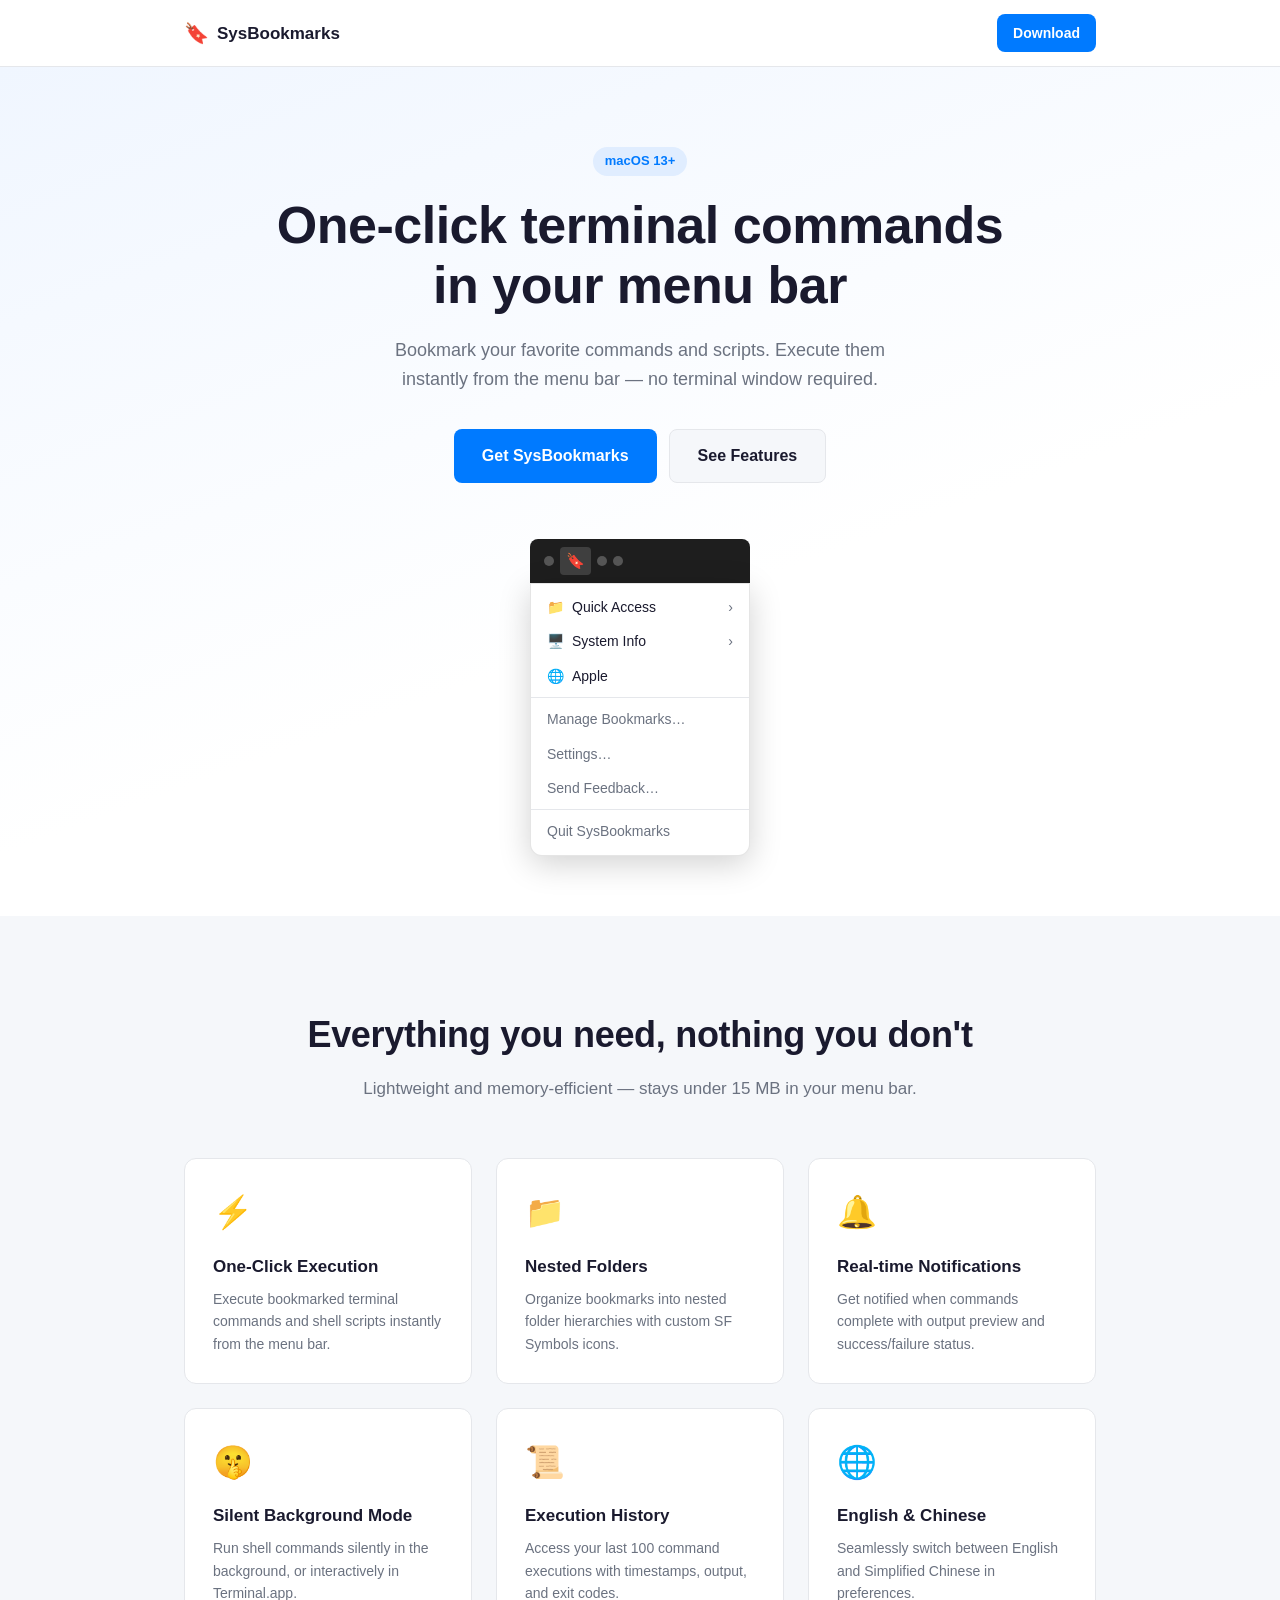
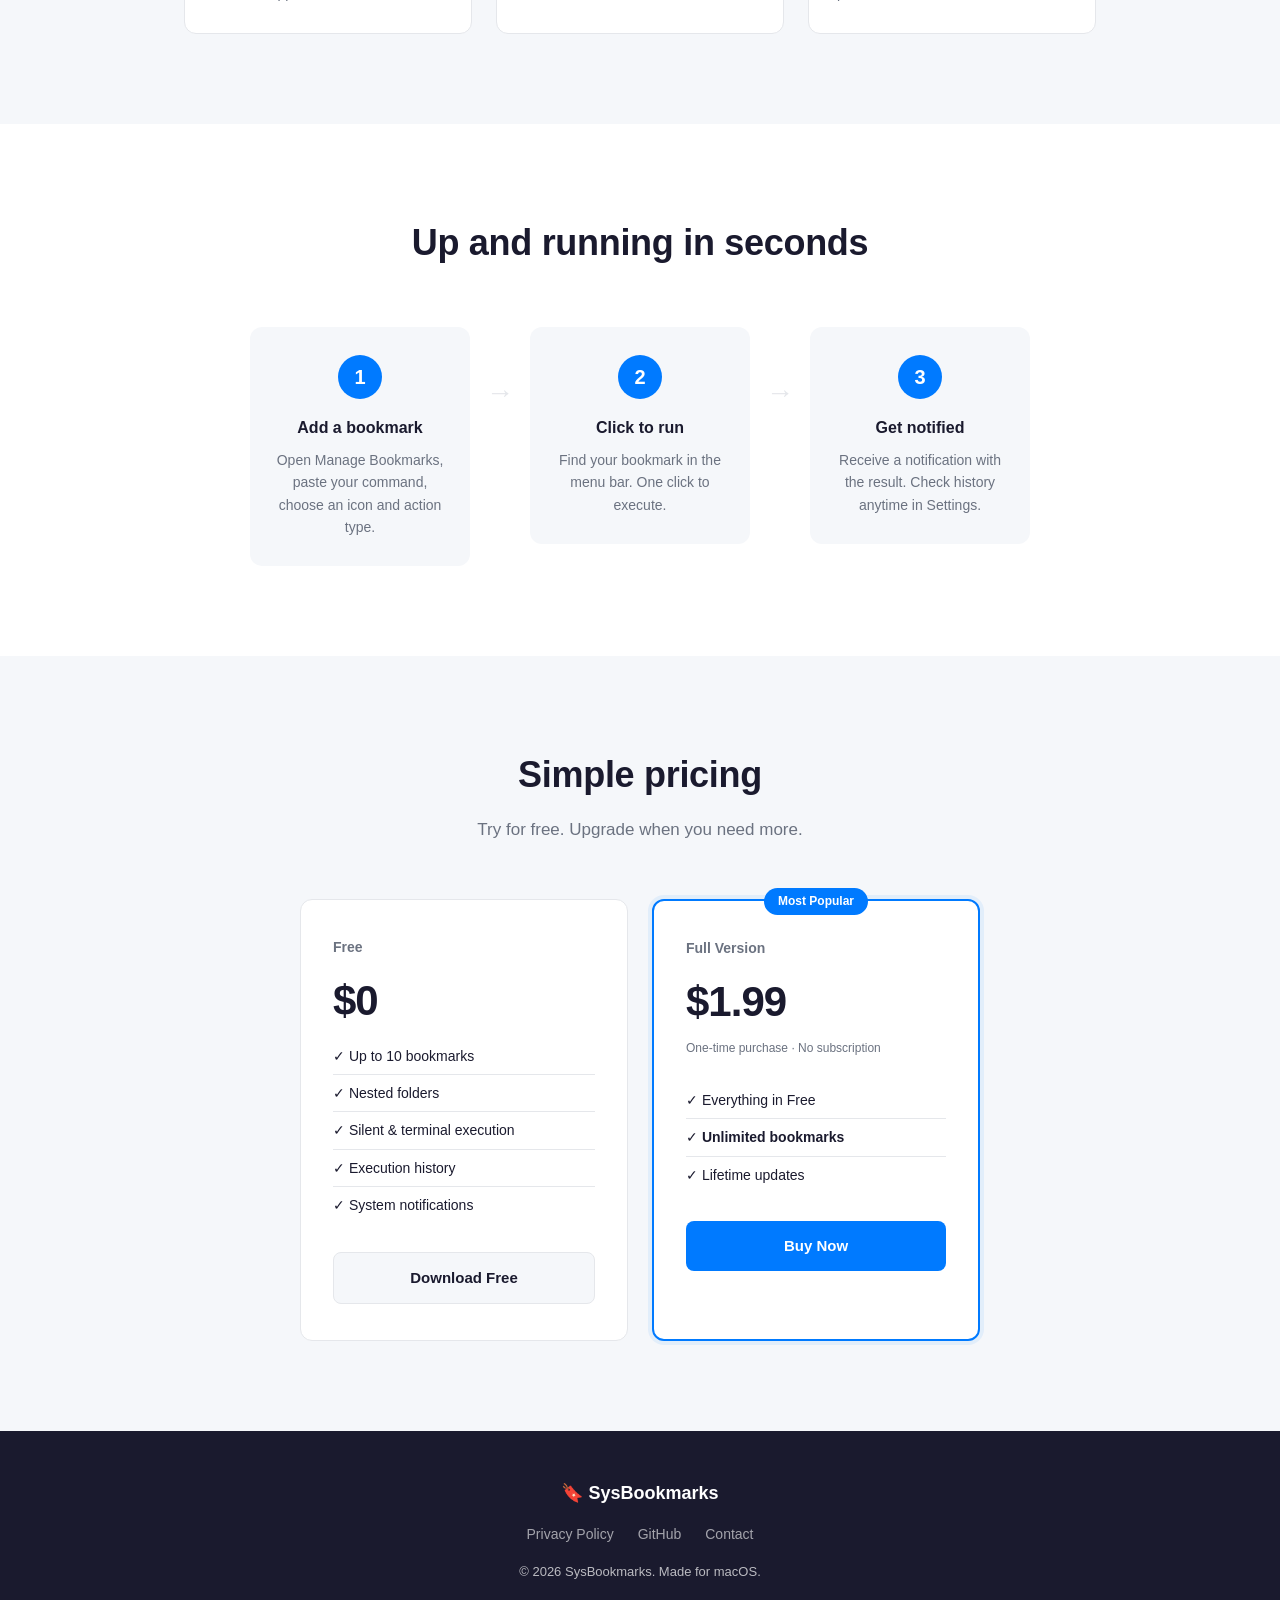
<file: index.html>
<!DOCTYPE html>
<html lang="en">
<head>
  <meta charset="UTF-8" />
  <meta name="viewport" content="width=device-width, initial-scale=1.0" />
  <title>SysBookmarks — One-click terminal commands in your menu bar</title>
  <meta name="description" content="SysBookmarks is a lightweight macOS menu bar app that lets you bookmark terminal commands and shell scripts for instant one-click execution." />
  <link rel="stylesheet" href="style.css" />
</head>
<body>

  <!-- Nav -->
  <nav>
    <div class="nav-inner">
      <div class="nav-logo">
        <span class="logo-icon">🔖</span>
        <span class="logo-text">SysBookmarks</span>
      </div>
      <a class="btn btn-primary btn-sm" href="#pricing">Download</a>
    </div>
  </nav>

  <!-- Hero -->
  <section class="hero">
    <div class="container">
      <div class="badge">macOS 13+</div>
      <h1>One-click terminal commands<br>in your menu bar</h1>
      <p class="hero-sub">
        Bookmark your favorite commands and scripts. Execute them instantly
        from the menu bar — no terminal window required.
      </p>
      <div class="hero-cta">
        <a class="btn btn-primary btn-lg" href="#pricing">Get SysBookmarks</a>
        <a class="btn btn-secondary btn-lg" href="#features">See Features</a>
      </div>

      <!-- App preview -->
      <div class="app-preview">
        <div class="menubar-mock">
          <div class="menubar-dot"></div>
          <div class="menubar-item active">🔖</div>
          <div class="menubar-dot"></div>
          <div class="menubar-dot"></div>
        </div>
        <div class="menu-mock">
          <div class="menu-folder">
            <span>📁</span> Quick Access
            <span class="arrow">›</span>
          </div>
          <div class="menu-folder">
            <span>🖥️</span> System Info
            <span class="arrow">›</span>
          </div>
          <div class="menu-item">
            <span>🌐</span> Apple
          </div>
          <div class="menu-divider"></div>
          <div class="menu-item muted">Manage Bookmarks…</div>
          <div class="menu-item muted">Settings…</div>
          <div class="menu-item muted">Send Feedback…</div>
          <div class="menu-divider"></div>
          <div class="menu-item muted">Quit SysBookmarks</div>
        </div>
      </div>
    </div>
  </section>

  <!-- Features -->
  <section class="features" id="features">
    <div class="container">
      <h2>Everything you need, nothing you don't</h2>
      <p class="section-sub">Lightweight and memory-efficient — stays under 15 MB in your menu bar.</p>

      <div class="features-grid">
        <div class="feature-card">
          <div class="feature-icon">⚡</div>
          <h3>One-Click Execution</h3>
          <p>Execute bookmarked terminal commands and shell scripts instantly from the menu bar.</p>
        </div>
        <div class="feature-card">
          <div class="feature-icon">📁</div>
          <h3>Nested Folders</h3>
          <p>Organize bookmarks into nested folder hierarchies with custom SF Symbols icons.</p>
        </div>
        <div class="feature-card">
          <div class="feature-icon">🔔</div>
          <h3>Real-time Notifications</h3>
          <p>Get notified when commands complete with output preview and success/failure status.</p>
        </div>
        <div class="feature-card">
          <div class="feature-icon">🤫</div>
          <h3>Silent Background Mode</h3>
          <p>Run shell commands silently in the background, or interactively in Terminal.app.</p>
        </div>
        <div class="feature-card">
          <div class="feature-icon">📜</div>
          <h3>Execution History</h3>
          <p>Access your last 100 command executions with timestamps, output, and exit codes.</p>
        </div>
        <div class="feature-card">
          <div class="feature-icon">🌐</div>
          <h3>English & Chinese</h3>
          <p>Seamlessly switch between English and Simplified Chinese in preferences.</p>
        </div>
      </div>
    </div>
  </section>

  <!-- How it works -->
  <section class="how-it-works">
    <div class="container">
      <h2>Up and running in seconds</h2>
      <div class="steps">
        <div class="step">
          <div class="step-num">1</div>
          <h3>Add a bookmark</h3>
          <p>Open Manage Bookmarks, paste your command, choose an icon and action type.</p>
        </div>
        <div class="step-arrow">→</div>
        <div class="step">
          <div class="step-num">2</div>
          <h3>Click to run</h3>
          <p>Find your bookmark in the menu bar. One click to execute.</p>
        </div>
        <div class="step-arrow">→</div>
        <div class="step">
          <div class="step-num">3</div>
          <h3>Get notified</h3>
          <p>Receive a notification with the result. Check history anytime in Settings.</p>
        </div>
      </div>
    </div>
  </section>

  <!-- Pricing -->
  <section class="pricing" id="pricing">
    <div class="container">
      <h2>Simple pricing</h2>
      <p class="section-sub">Try for free. Upgrade when you need more.</p>

      <div class="pricing-grid">
        <div class="pricing-card">
          <div class="pricing-label">Free</div>
          <div class="pricing-price">$0</div>
          <ul class="pricing-features">
            <li>✓ Up to 10 bookmarks</li>
            <li>✓ Nested folders</li>
            <li>✓ Silent &amp; terminal execution</li>
            <li>✓ Execution history</li>
            <li>✓ System notifications</li>
          </ul>
          <a class="btn btn-secondary btn-full" href="https://github.com/linjia880714/sys-bookmarks-site/releases/latest">
            Download Free
          </a>
        </div>

        <div class="pricing-card pricing-card-pro">
          <div class="pricing-label">Full Version</div>
          <div class="pricing-price">$1.99</div>
          <div class="pricing-note">One-time purchase · No subscription</div>
          <ul class="pricing-features">
            <li>✓ Everything in Free</li>
            <li>✓ <strong>Unlimited bookmarks</strong></li>
            <li>✓ Lifetime updates</li>
          </ul>
          <!-- TODO: Replace with 2Checkout product URL -->
          <a class="btn btn-primary btn-full" href="#" id="buy-btn">
            Buy Now
          </a>
        </div>
      </div>
    </div>
  </section>

  <!-- Footer -->
  <footer>
    <div class="container footer-inner">
      <div class="footer-logo">
        <span>🔖</span> SysBookmarks
      </div>
      <div class="footer-links">
        <a href="privacy.html">Privacy Policy</a>
        <a href="https://github.com/linjia880714/sys-bookmarks-site" target="_blank">GitHub</a>
        <a href="mailto:feedback@sysbookmarks.app">Contact</a>
      </div>
      <p class="footer-copy">© 2026 SysBookmarks. Made for macOS.</p>
    </div>
  </footer>

</body>
</html>
</file>
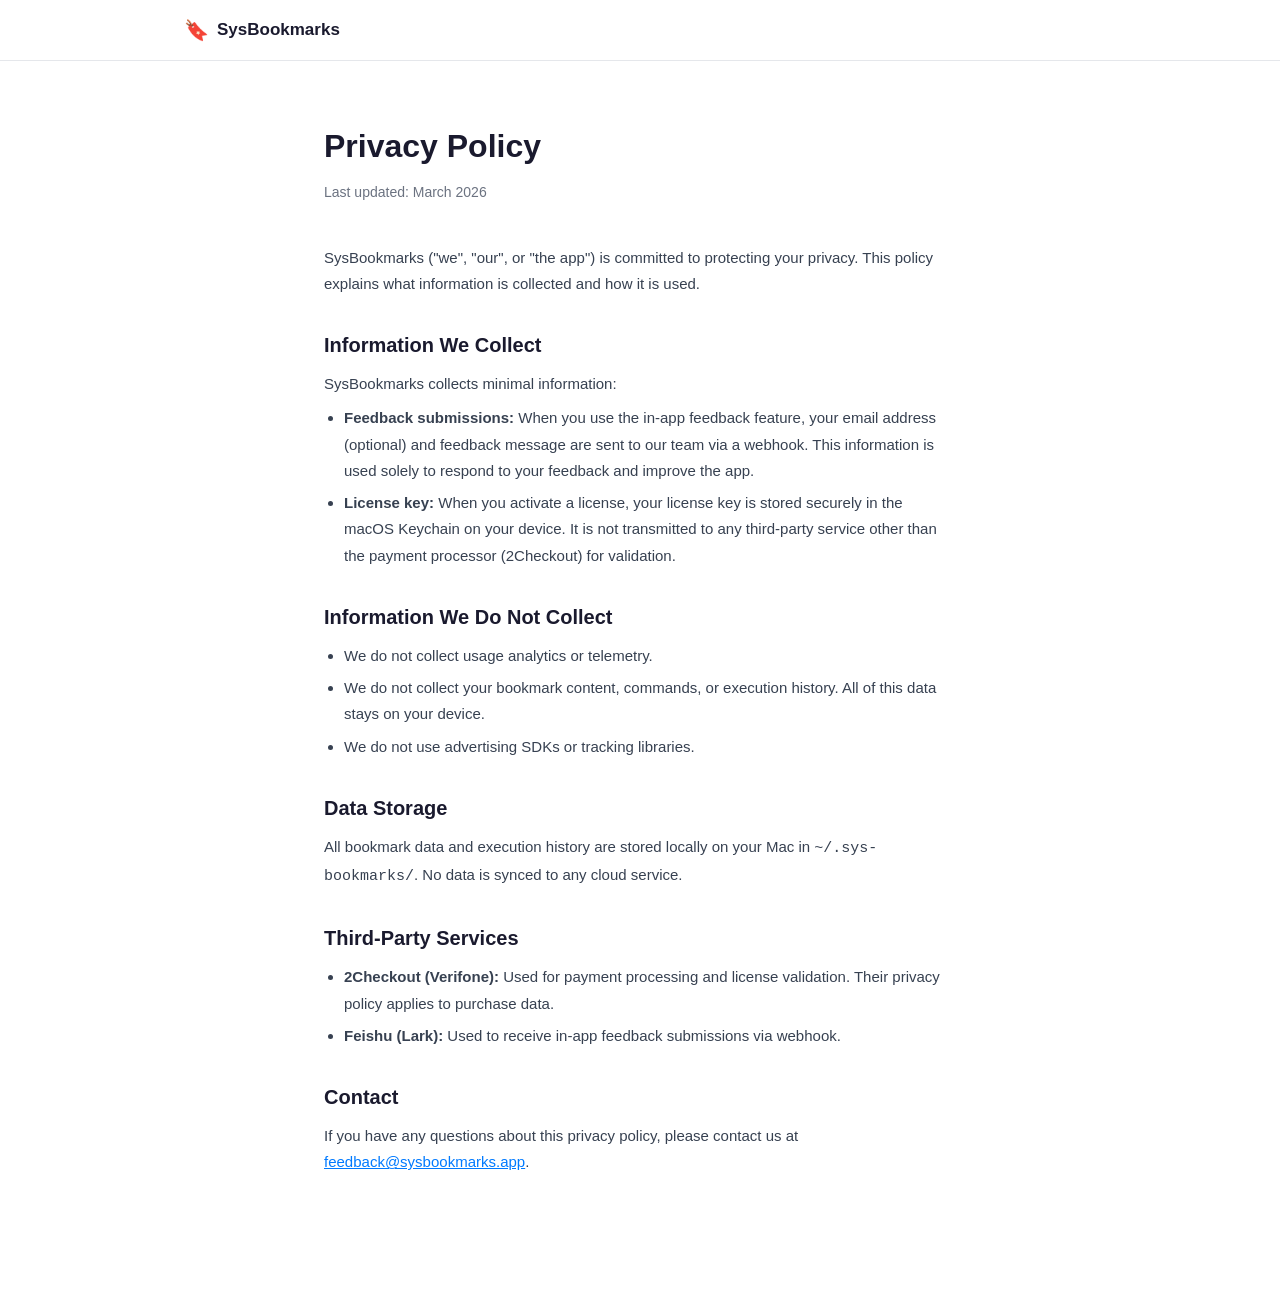
<file: privacy.html>
<!DOCTYPE html>
<html lang="en">
<head>
  <meta charset="UTF-8" />
  <meta name="viewport" content="width=device-width, initial-scale=1.0" />
  <title>Privacy Policy — SysBookmarks</title>
  <link rel="stylesheet" href="style.css" />
  <style>
    .prose { max-width: 680px; margin: 60px auto; padding: 0 24px 80px; }
    .prose h1 { font-size: 32px; font-weight: 800; margin-bottom: 8px; }
    .prose .date { color: var(--muted); font-size: 14px; margin-bottom: 40px; }
    .prose h2 { font-size: 20px; font-weight: 700; margin: 32px 0 10px; }
    .prose p, .prose li { font-size: 15px; color: #374151; line-height: 1.75; }
    .prose ul { padding-left: 20px; margin-top: 8px; }
    .prose li { margin-bottom: 6px; }
    .prose a { color: var(--accent); }
  </style>
</head>
<body>

  <nav>
    <div class="nav-inner">
      <a class="nav-logo" href="index.html" style="text-decoration:none;color:inherit">
        <span class="logo-icon">🔖</span>
        <span class="logo-text">SysBookmarks</span>
      </a>
    </div>
  </nav>

  <div class="prose">
    <h1>Privacy Policy</h1>
    <p class="date">Last updated: March 2026</p>

    <p>SysBookmarks ("we", "our", or "the app") is committed to protecting your privacy. This policy explains what information is collected and how it is used.</p>

    <h2>Information We Collect</h2>
    <p>SysBookmarks collects minimal information:</p>
    <ul>
      <li><strong>Feedback submissions:</strong> When you use the in-app feedback feature, your email address (optional) and feedback message are sent to our team via a webhook. This information is used solely to respond to your feedback and improve the app.</li>
      <li><strong>License key:</strong> When you activate a license, your license key is stored securely in the macOS Keychain on your device. It is not transmitted to any third-party service other than the payment processor (2Checkout) for validation.</li>
    </ul>

    <h2>Information We Do Not Collect</h2>
    <ul>
      <li>We do not collect usage analytics or telemetry.</li>
      <li>We do not collect your bookmark content, commands, or execution history. All of this data stays on your device.</li>
      <li>We do not use advertising SDKs or tracking libraries.</li>
    </ul>

    <h2>Data Storage</h2>
    <p>All bookmark data and execution history are stored locally on your Mac in <code>~/.sys-bookmarks/</code>. No data is synced to any cloud service.</p>

    <h2>Third-Party Services</h2>
    <ul>
      <li><strong>2Checkout (Verifone):</strong> Used for payment processing and license validation. Their privacy policy applies to purchase data.</li>
      <li><strong>Feishu (Lark):</strong> Used to receive in-app feedback submissions via webhook.</li>
    </ul>

    <h2>Contact</h2>
    <p>If you have any questions about this privacy policy, please contact us at <a href="mailto:feedback@sysbookmarks.app">feedback@sysbookmarks.app</a>.</p>
  </div>

</body>
</html>
</file>
<file: style.css>
/* ── Reset & Base ── */
*, *::before, *::after { box-sizing: border-box; margin: 0; padding: 0; }

:root {
  --accent:    #007AFF;
  --accent-dk: #0062cc;
  --bg:        #ffffff;
  --bg-alt:    #f5f7fa;
  --text:      #1a1a2e;
  --muted:     #6b7280;
  --border:    #e5e7eb;
  --radius:    12px;
  --shadow:    0 4px 24px rgba(0,0,0,.08);
}

body {
  font-family: -apple-system, BlinkMacSystemFont, "Segoe UI", sans-serif;
  color: var(--text);
  background: var(--bg);
  line-height: 1.6;
  -webkit-font-smoothing: antialiased;
}

.container { max-width: 960px; margin: 0 auto; padding: 0 24px; }

/* ── Buttons ── */
.btn {
  display: inline-flex; align-items: center; justify-content: center;
  font-weight: 600; border-radius: 8px; text-decoration: none;
  transition: all .15s ease; cursor: pointer; border: none;
}
.btn-primary    { background: var(--accent); color: #fff; }
.btn-primary:hover { background: var(--accent-dk); }
.btn-secondary  { background: var(--bg-alt); color: var(--text); border: 1px solid var(--border); }
.btn-secondary:hover { background: #e8ecf0; }
.btn-sm  { padding: 8px 16px;  font-size: 14px; }
.btn-lg  { padding: 13px 28px; font-size: 16px; }
.btn-full { width: 100%; padding: 13px; font-size: 15px; }

/* ── Nav ── */
nav {
  position: sticky; top: 0; z-index: 100;
  background: rgba(255,255,255,.85);
  backdrop-filter: blur(12px);
  border-bottom: 1px solid var(--border);
}
.nav-inner {
  display: flex; align-items: center; justify-content: space-between;
  max-width: 960px; margin: 0 auto; padding: 14px 24px;
}
.nav-logo { display: flex; align-items: center; gap: 8px; font-weight: 700; font-size: 17px; }
.logo-icon { font-size: 20px; }

/* ── Hero ── */
.hero {
  padding: 80px 0 60px;
  background: linear-gradient(160deg, #f0f6ff 0%, #ffffff 60%);
  text-align: center;
}
.badge {
  display: inline-block; padding: 4px 12px; border-radius: 20px;
  background: #e0edff; color: var(--accent); font-size: 13px; font-weight: 600;
  margin-bottom: 20px;
}
.hero h1 {
  font-size: clamp(32px, 5vw, 52px); font-weight: 800;
  line-height: 1.15; letter-spacing: -0.5px; margin-bottom: 20px;
}
.hero-sub {
  font-size: 18px; color: var(--muted); max-width: 520px;
  margin: 0 auto 36px;
}
.hero-cta { display: flex; gap: 12px; justify-content: center; flex-wrap: wrap; }

/* App preview mock */
.app-preview {
  margin: 56px auto 0;
  display: inline-block;
  text-align: left;
}
.menubar-mock {
  display: flex; align-items: center; gap: 6px;
  background: #1e1e1e; border-radius: 8px 8px 0 0;
  padding: 8px 14px;
}
.menubar-dot {
  width: 10px; height: 10px; border-radius: 50%;
  background: #555;
}
.menubar-item {
  font-size: 15px; padding: 2px 6px; border-radius: 4px;
}
.menubar-item.active { background: rgba(255,255,255,.15); }

.menu-mock {
  background: #ffffff; border-radius: 0 0 12px 12px;
  box-shadow: 0 8px 32px rgba(0,0,0,.18);
  padding: 6px 0; min-width: 220px;
  border: 1px solid rgba(0,0,0,.1);
}
.menu-folder, .menu-item {
  display: flex; align-items: center; gap: 8px;
  padding: 6px 16px; font-size: 14px; cursor: default;
}
.menu-folder { font-weight: 500; }
.menu-folder:hover, .menu-item:hover { background: var(--accent); color: #fff; }
.arrow { margin-left: auto; color: var(--muted); }
.menu-divider { height: 1px; background: var(--border); margin: 4px 0; }
.menu-item.muted { color: var(--muted); }

/* ── Features ── */
.features { padding: 90px 0; background: var(--bg-alt); }
.features h2, .how-it-works h2, .pricing h2 {
  font-size: 36px; font-weight: 800; text-align: center;
  margin-bottom: 12px; letter-spacing: -0.3px;
}
.section-sub {
  text-align: center; color: var(--muted); font-size: 17px; margin-bottom: 56px;
}
.features-grid {
  display: grid; grid-template-columns: repeat(auto-fit, minmax(260px, 1fr));
  gap: 24px;
}
.feature-card {
  background: #fff; border-radius: var(--radius);
  padding: 28px; border: 1px solid var(--border);
  transition: box-shadow .2s;
}
.feature-card:hover { box-shadow: var(--shadow); }
.feature-icon { font-size: 32px; margin-bottom: 14px; }
.feature-card h3 { font-size: 17px; font-weight: 700; margin-bottom: 8px; }
.feature-card p  { font-size: 14px; color: var(--muted); line-height: 1.6; }

/* ── How it works ── */
.how-it-works { padding: 90px 0; }
.steps {
  display: flex; align-items: flex-start; justify-content: center;
  gap: 16px; flex-wrap: wrap; margin-top: 56px;
}
.step {
  text-align: center; max-width: 220px; padding: 28px 20px;
  background: var(--bg-alt); border-radius: var(--radius);
}
.step-num {
  width: 44px; height: 44px; border-radius: 50%;
  background: var(--accent); color: #fff;
  font-size: 20px; font-weight: 800;
  display: flex; align-items: center; justify-content: center;
  margin: 0 auto 16px;
}
.step h3 { font-size: 16px; font-weight: 700; margin-bottom: 8px; }
.step p  { font-size: 14px; color: var(--muted); }
.step-arrow { font-size: 28px; color: var(--border); padding-top: 44px; }

/* ── Pricing ── */
.pricing { padding: 90px 0; background: var(--bg-alt); }
.pricing-grid {
  display: grid; grid-template-columns: repeat(auto-fit, minmax(280px, 1fr));
  gap: 24px; max-width: 680px; margin: 0 auto;
}
.pricing-card {
  background: #fff; border-radius: var(--radius);
  padding: 36px 32px; border: 1px solid var(--border);
}
.pricing-card-pro {
  border: 2px solid var(--accent);
  box-shadow: 0 0 0 4px rgba(0,122,255,.08);
  position: relative;
}
.pricing-card-pro::before {
  content: "Most Popular";
  position: absolute; top: -13px; left: 50%; transform: translateX(-50%);
  background: var(--accent); color: #fff;
  font-size: 12px; font-weight: 700;
  padding: 4px 14px; border-radius: 20px;
}
.pricing-label { font-size: 14px; font-weight: 700; color: var(--muted); margin-bottom: 8px; }
.pricing-price {
  font-size: 42px; font-weight: 800; margin-bottom: 4px;
  letter-spacing: -1px;
}
.pricing-alt { font-size: 20px; color: var(--muted); font-weight: 600; }
.pricing-note { font-size: 12px; color: var(--muted); margin-bottom: 24px; }
.pricing-features {
  list-style: none; margin-bottom: 28px;
}
.pricing-features li {
  padding: 7px 0; font-size: 14px;
  border-bottom: 1px solid var(--border);
}
.pricing-features li:last-child { border-bottom: none; }
.pricing-region {
  text-align: center; font-size: 12px; color: var(--muted); margin-top: 12px;
}

/* ── Footer ── */
footer {
  background: var(--text); color: rgba(255,255,255,.7);
  padding: 48px 0;
}
.footer-inner { display: flex; flex-direction: column; align-items: center; gap: 16px; }
.footer-logo { font-size: 18px; font-weight: 700; color: #fff; }
.footer-links { display: flex; gap: 24px; }
.footer-links a { color: rgba(255,255,255,.6); text-decoration: none; font-size: 14px; }
.footer-links a:hover { color: #fff; }
.footer-copy { font-size: 13px; }

/* ── Responsive ── */
@media (max-width: 600px) {
  .hero { padding: 60px 0 40px; }
  .hero h1 { font-size: 30px; }
  .step-arrow { display: none; }
  .steps { flex-direction: column; align-items: center; }
}
</file>
